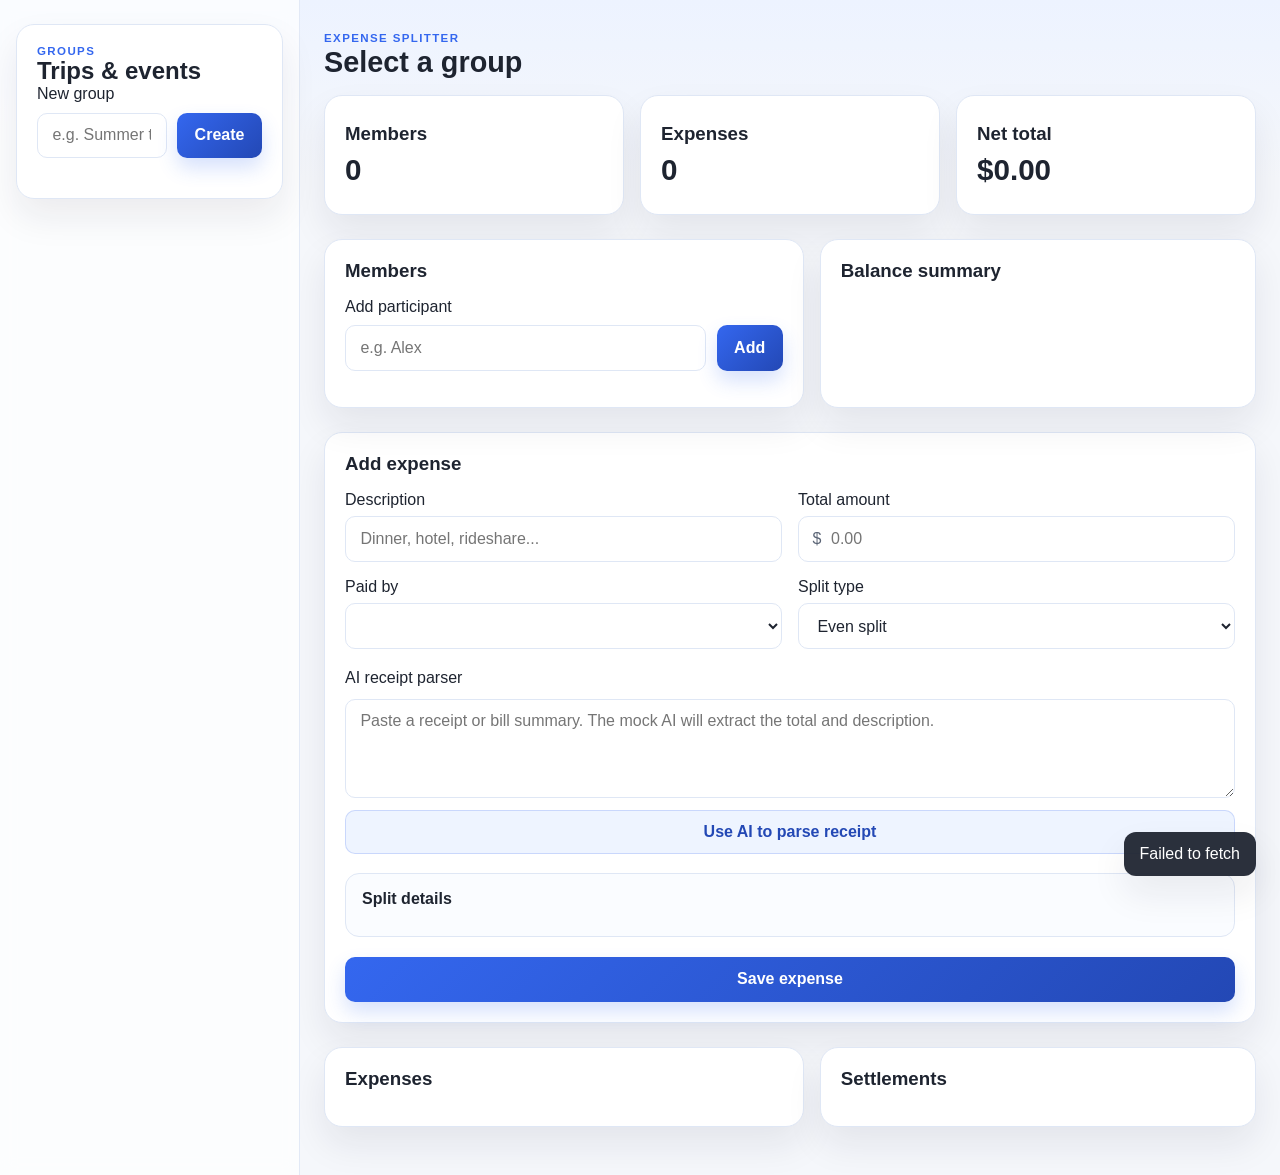
<file: 02-development/expense-splitter/frontend/index.html>
<!DOCTYPE html>
<html lang="en">
  <head>
    <meta charset="UTF-8" />
    <meta name="viewport" content="width=device-width, initial-scale=1.0" />
    <title>AI Expense Splitter</title>
    <link rel="stylesheet" href="./styles.css" />
  </head>
  <body>
    <div class="app-shell">
      <aside class="sidebar">
        <div class="panel">
          <p class="eyebrow">Groups</p>
          <h2>Trips & events</h2>

          <form id="create-group-form" class="stacked-form">
            <label for="group-name">New group</label>
            <div class="inline-form">
              <input id="group-name" name="groupName" type="text" placeholder="e.g. Summer trip" required />
              <button type="submit">Create</button>
            </div>
          </form>

          <div id="group-list" class="group-list" aria-live="polite"></div>
        </div>
      </aside>

      <main class="main-content">
        <header class="topbar">
          <div>
            <p class="eyebrow">Expense Splitter</p>
            <h1 id="group-title">Select a group</h1>
          </div>
        </header>

        <section class="stats-grid">
          <div class="panel stat-card">
            <h3>Members</h3>
            <div id="member-count" class="stat-value">0</div>
          </div>
          <div class="panel stat-card">
            <h3>Expenses</h3>
            <div id="expense-count" class="stat-value">0</div>
          </div>
          <div class="panel stat-card">
            <h3>Net total</h3>
            <div id="net-total" class="stat-value">$0.00</div>
          </div>
        </section>

        <section class="content-grid">
          <div class="panel">
            <div class="section-header">
              <h3>Members</h3>
            </div>

            <form id="member-form" class="stacked-form">
              <label for="member-name">Add participant</label>
              <div class="inline-form">
                <input id="member-name" name="memberName" type="text" placeholder="e.g. Alex" required />
                <button type="submit">Add</button>
              </div>
            </form>

            <ul id="member-list" class="member-list" aria-live="polite"></ul>
          </div>

          <div class="panel">
            <div class="section-header">
              <h3>Balance summary</h3>
            </div>
            <div id="balance-summary" class="balance-summary" aria-live="polite"></div>
          </div>
        </section>

        <section class="panel expense-panel">
          <div class="section-header">
            <h3>Add expense</h3>
          </div>

          <form id="expense-form" class="expense-form">
            <div class="form-grid two-up">
              <div class="field">
                <label for="expense-description">Description</label>
                <input id="expense-description" name="description" type="text" placeholder="Dinner, hotel, rideshare..." required />
              </div>

              <div class="field">
                <label for="expense-total">Total amount</label>
                <div class="currency-input">
                  <span>$</span>
                  <input id="expense-total" name="totalAmount" type="number" min="0.01" step="0.01" placeholder="0.00" required />
                </div>
              </div>

              <div class="field">
                <label for="expense-payer">Paid by</label>
                <select id="expense-payer" name="payerId"></select>
              </div>

              <div class="field">
                <label for="split-type">Split type</label>
                <select id="split-type" name="splitType">
                  <option value="even">Even split</option>
                  <option value="customAmounts">Custom amounts</option>
                  <option value="customPercentages">Custom percentages</option>
                </select>
              </div>
            </div>

            <div class="receipt-box">
              <label for="receipt-text">AI receipt parser</label>
              <textarea id="receipt-text" rows="4" placeholder="Paste a receipt or bill summary. The mock AI will extract the total and description."></textarea>
              <button id="parse-receipt-btn" type="button" class="secondary-button">Use AI to parse receipt</button>
            </div>

            <div class="split-section">
              <h4>Split details</h4>
              <div id="split-rows" class="split-rows" aria-live="polite"></div>
            </div>

            <button type="submit" class="primary-button">Save expense</button>
          </form>
        </section>

        <section class="content-grid lower-grid">
          <div class="panel">
            <div class="section-header">
              <h3>Expenses</h3>
            </div>
            <div id="expense-list" class="expense-list" aria-live="polite"></div>
          </div>

          <div class="panel">
            <div class="section-header">
              <h3>Settlements</h3>
            </div>
            <div id="settlement-list" class="settlement-list" aria-live="polite"></div>
          </div>
        </section>
      </main>
    </div>

    <div id="status-toast" class="status-toast" aria-live="polite"></div>

    <script type="module" src="./app.js"></script>
  </body>
</html>
</file>
<file: 02-development/expense-splitter/frontend/styles.css>
:root {
  --bg: #f5f7fb;
  --panel: #ffffff;
  --panel-alt: #eef4ff;
  --text: #1e2430;
  --muted: #5a6475;
  --primary: #3467ef;
  --primary-dark: #2348b5;
  --accent: #19a28d;
  --danger: #d14b4b;
  --border: #dfe7f5;
  --shadow: 0 18px 36px rgba(21, 31, 54, 0.08);
}

* {
  box-sizing: border-box;
}

html, body {
  margin: 0;
  font-family: Inter, "Segoe UI", sans-serif;
  background: linear-gradient(180deg, #edf3ff 0%, var(--bg) 180px);
  color: var(--text);
}

body {
  min-height: 100vh;
}

button, input, select, textarea {
  font: inherit;
}

button {
  border: none;
  border-radius: 10px;
  cursor: pointer;
  transition: transform 0.15s ease, box-shadow 0.15s ease;
}

button:hover {
  transform: translateY(-1px);
}

input, select, textarea {
  width: 100%;
  border: 1px solid var(--border);
  border-radius: 10px;
  background: #fff;
  padding: 0.8rem 0.9rem;
  color: var(--text);
}

input:focus, select:focus, textarea:focus {
  outline: 2px solid rgba(52, 103, 239, 0.18);
  border-color: var(--primary);
}

textarea {
  resize: vertical;
}

.app-shell {
  display: flex;
  max-width: 1440px;
  margin: 0 auto;
  min-height: 100vh;
}

.sidebar {
  width: 300px;
  background: rgba(255, 255, 255, 0.72);
  border-right: 1px solid rgba(223, 231, 245, 0.9);
  padding: 1.5rem 1rem;
  backdrop-filter: blur(8px);
}

.main-content {
  flex: 1;
  padding: 1.5rem;
}

.panel {
  background: var(--panel);
  border: 1px solid var(--border);
  border-radius: 18px;
  box-shadow: var(--shadow);
  padding: 1.25rem;
}

.topbar {
  padding: 0.5rem 0 1rem;
}

.topbar h1 {
  margin: 0.1rem 0 0;
  font-size: clamp(1.8rem, 2vw, 2.6rem);
}

.eyebrow {
  margin: 0;
  font-size: 0.72rem;
  letter-spacing: 0.12em;
  text-transform: uppercase;
  color: var(--primary);
  font-weight: 700;
}

.section-header {
  display: flex;
  justify-content: space-between;
  align-items: center;
  margin-bottom: 1rem;
}

.section-header h3,
.panel h3,
.panel h2,
.panel h4 {
  margin: 0;
}

.stacked-form {
  display: flex;
  flex-direction: column;
  gap: 0.6rem;
}

.inline-form {
  display: flex;
  gap: 0.65rem;
}

.inline-form input {
  flex: 1;
}

button[type="submit"],
.primary-button {
  background: linear-gradient(135deg, var(--primary), var(--primary-dark));
  color: #fff;
  padding: 0.85rem 1.1rem;
  font-weight: 700;
  box-shadow: 0 10px 20px rgba(52, 103, 239, 0.2);
}

.secondary-button {
  background: var(--panel-alt);
  color: var(--primary-dark);
  border: 1px solid rgba(52, 103, 239, 0.2);
  padding: 0.75rem 1rem;
  font-weight: 600;
}

.group-list {
  display: flex;
  flex-direction: column;
  gap: 0.75rem;
  margin-top: 1.25rem;
}

.group-item {
  width: 100%;
  text-align: left;
  border: 1px solid var(--border);
  background: #f8fbff;
  padding: 0.85rem 0.9rem;
  border-radius: 12px;
  display: flex;
  justify-content: space-between;
  align-items: center;
}

.group-item.active {
  background: linear-gradient(135deg, rgba(52, 103, 239, 0.12), rgba(25, 162, 141, 0.12));
  border-color: rgba(52, 103, 239, 0.4);
}

.group-item small {
  color: var(--muted);
}

.stats-grid {
  display: grid;
  grid-template-columns: repeat(3, minmax(0, 1fr));
  gap: 1rem;
  margin-bottom: 1.5rem;
}

.stat-card {
  min-height: 120px;
  display: flex;
  flex-direction: column;
  justify-content: center;
}

.stat-value {
  margin-top: 0.5rem;
  font-size: 1.85rem;
  font-weight: 800;
}

.content-grid {
  display: grid;
  grid-template-columns: 1.1fr 1fr;
  gap: 1rem;
  margin-bottom: 1.5rem;
}

.member-list,
.expense-list,
.settlement-list,
.balance-summary {
  list-style: none;
  margin: 0;
  padding: 0;
}

.member-list {
  display: flex;
  flex-wrap: wrap;
  gap: 0.65rem;
  margin-top: 1rem;
}

.member-list li {
  display: inline-flex;
  align-items: center;
  justify-content: space-between;
  min-width: 130px;
  padding: 0.7rem 0.9rem;
  border-radius: 999px;
  background: linear-gradient(135deg, rgba(52, 103, 239, 0.08), rgba(25, 162, 141, 0.08));
  border: 1px solid rgba(52, 103, 239, 0.15);
}

.member-list .member-meta {
  color: var(--muted);
  font-size: 0.72rem;
}

.balance-summary {
  display: flex;
  flex-direction: column;
  gap: 0.8rem;
}

.balance-row {
  display: flex;
  justify-content: space-between;
  align-items: center;
  border: 1px solid var(--border);
  border-radius: 12px;
  padding: 0.85rem 1rem;
  background: #fafcff;
}

.balance-row strong {
  font-size: 1rem;
}

.balance-row .tag {
  display: inline-flex;
  justify-content: center;
  min-width: 120px;
  border-radius: 999px;
  padding: 0.4rem 0.7rem;
  font-size: 0.8rem;
  font-weight: 700;
}

.balance-row .tag.positive {
  background: rgba(25, 162, 141, 0.12);
  color: #10715d;
}

.balance-row .tag.negative {
  background: rgba(209, 75, 75, 0.12);
  color: #9c2d2d;
}

.balance-row .tag.neutral {
  background: rgba(27, 37, 53, 0.08);
  color: var(--muted);
}

.expense-panel {
  margin-bottom: 1.5rem;
}

.expense-form {
  display: flex;
  flex-direction: column;
  gap: 1.2rem;
}

.form-grid {
  display: grid;
  gap: 1rem;
}

.two-up {
  grid-template-columns: repeat(2, minmax(0, 1fr));
}

.field {
  display: flex;
  flex-direction: column;
  gap: 0.45rem;
}

.currency-input {
  position: relative;
}

.currency-input span {
  position: absolute;
  left: 0.9rem;
  top: 50%;
  transform: translateY(-50%);
  color: var(--muted);
}

.currency-input input {
  padding-left: 2rem;
}

.receipt-box {
  display: flex;
  flex-direction: column;
  gap: 0.75rem;
}

.split-section {
  border: 1px solid var(--border);
  border-radius: 14px;
  padding: 1rem;
  background: #fafcff;
}

.split-rows {
  display: flex;
  flex-direction: column;
  gap: 0.75rem;
  margin-top: 0.75rem;
}

.split-row {
  display: grid;
  grid-template-columns: 1fr 140px;
  gap: 0.75rem;
  align-items: center;
}

.split-row .split-input {
  position: relative;
}

.split-row .split-input input {
  padding-right: 2rem;
}

.split-row .split-input span {
  position: absolute;
  right: 0.85rem;
  top: 50%;
  transform: translateY(-50%);
  color: var(--muted);
  font-weight: 600;
}

.expense-list, .settlement-list {
  display: flex;
  flex-direction: column;
  gap: 0.8rem;
}

.expense-item,
.settlement-item {
  border: 1px solid var(--border);
  border-radius: 12px;
  background: #fafcff;
  padding: 0.9rem 1rem;
}

.expense-item header {
  display: flex;
  justify-content: space-between;
  gap: 1rem;
  align-items: center;
}

.expense-item h4 {
  font-size: 1rem;
}

.expense-item .meta,
.settlement-item .meta {
  color: var(--muted);
  font-size: 0.85rem;
}

.expense-item .amount {
  font-size: 1.1rem;
  font-weight: 800;
  color: var(--primary-dark);
}

.expense-item .split-breakdown {
  margin-top: 0.8rem;
  display: flex;
  flex-wrap: wrap;
  gap: 0.35rem;
}

.split-pill {
  display: inline-flex;
  align-items: center;
  gap: 0.3rem;
  border-radius: 999px;
  background: rgba(52, 103, 239, 0.08);
  border: 1px solid rgba(52, 103, 239, 0.15);
  color: var(--primary-dark);
  padding: 0.35rem 0.6rem;
  font-size: 0.8rem;
}

.settlement-item {
  display: flex;
  justify-content: space-between;
  align-items: center;
  gap: 1rem;
}

.settlement-item strong {
  color: var(--text);
}

.empty-state {
  color: var(--muted);
  border: 1px dashed var(--border);
  border-radius: 12px;
  padding: 1rem;
  text-align: center;
  background: #fafcff;
}

.status-toast {
  position: fixed;
  right: 1.5rem;
  bottom: 1.5rem;
  background: rgba(30, 36, 48, 0.94);
  color: #fff;
  border-radius: 12px;
  padding: 0.8rem 1rem;
  box-shadow: var(--shadow);
  opacity: 0;
  visibility: hidden;
  transform: translateY(10px);
  transition: opacity 0.2s ease, visibility 0.2s ease, transform 0.2s ease;
}

.status-toast.visible {
  opacity: 1;
  visibility: visible;
  transform: translateY(0);
}

@media (max-width: 980px) {
  .app-shell {
    flex-direction: column;
  }

  .sidebar {
    width: 100%;
    border-right: none;
    border-bottom: 1px solid rgba(223, 231, 245, 0.9);
  }

  .content-grid,
  .stats-grid,
  .two-up {
    grid-template-columns: 1fr;
  }
}
</file>
